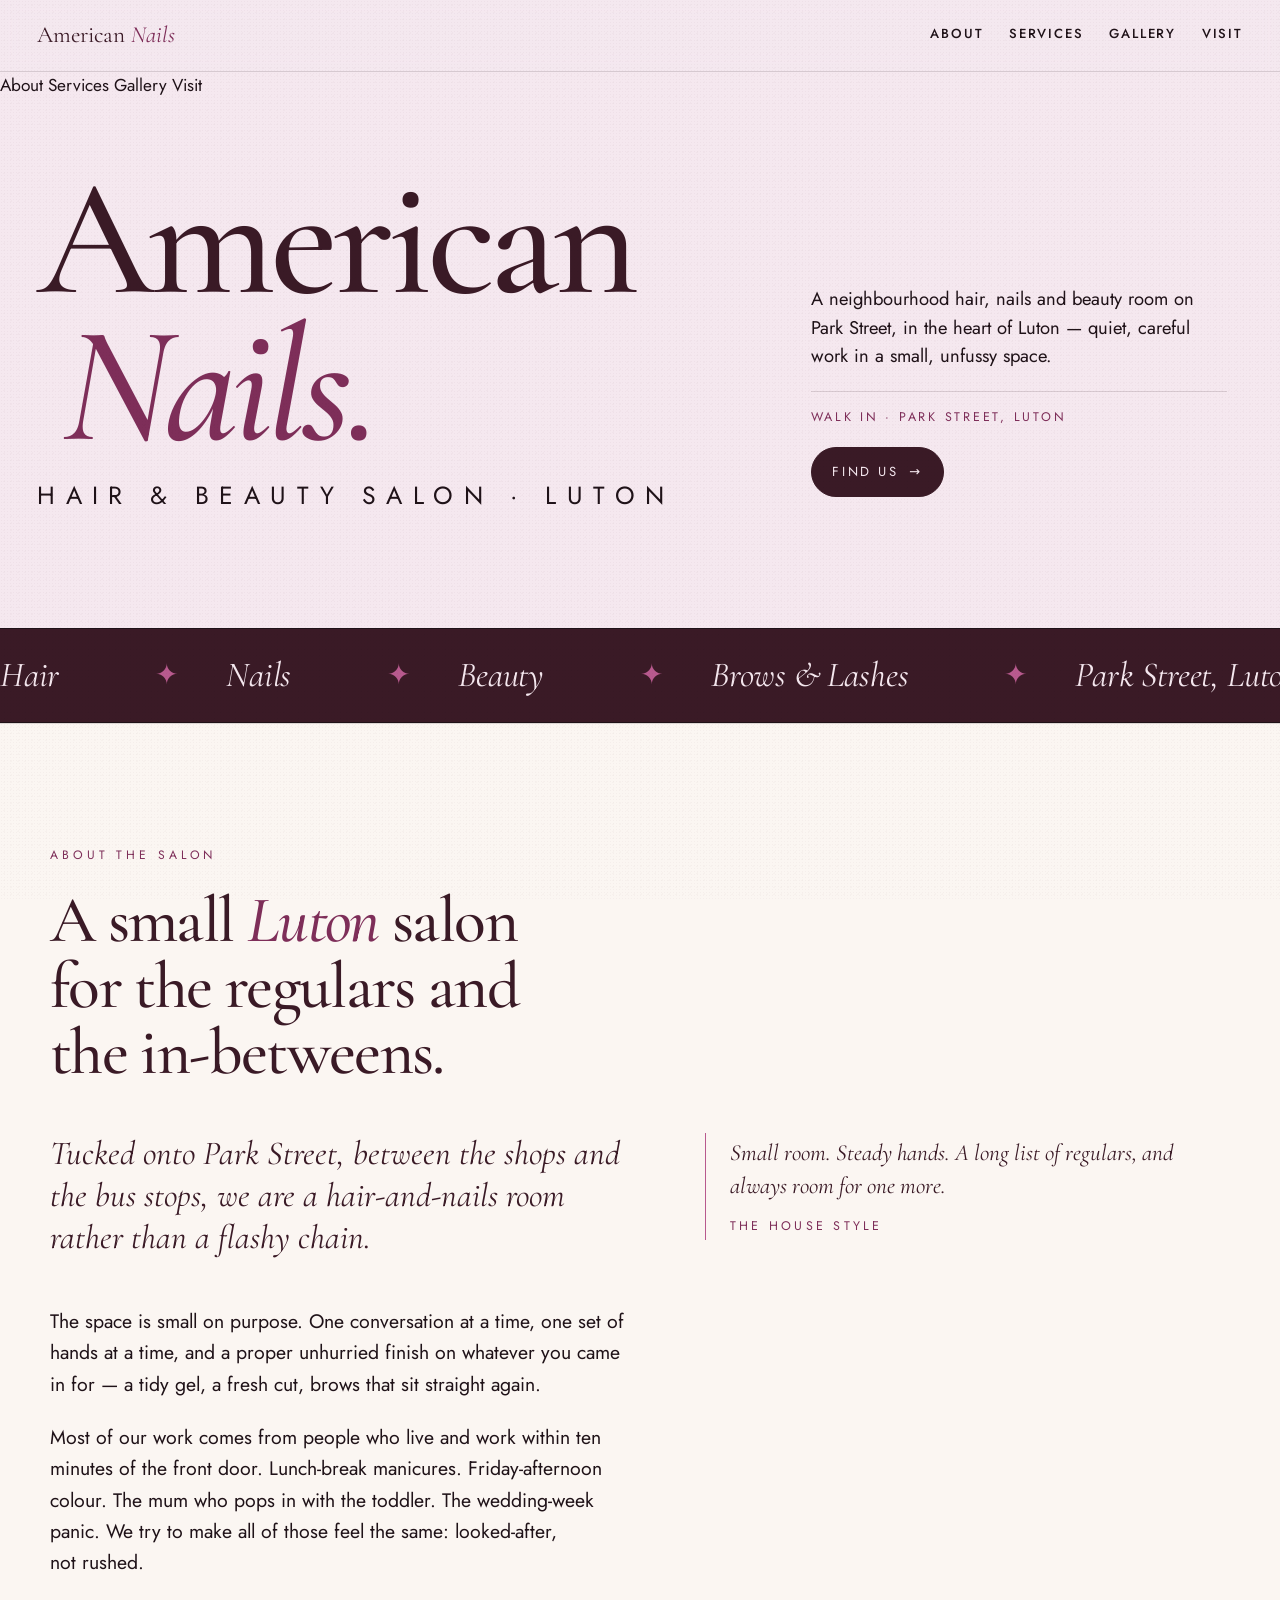
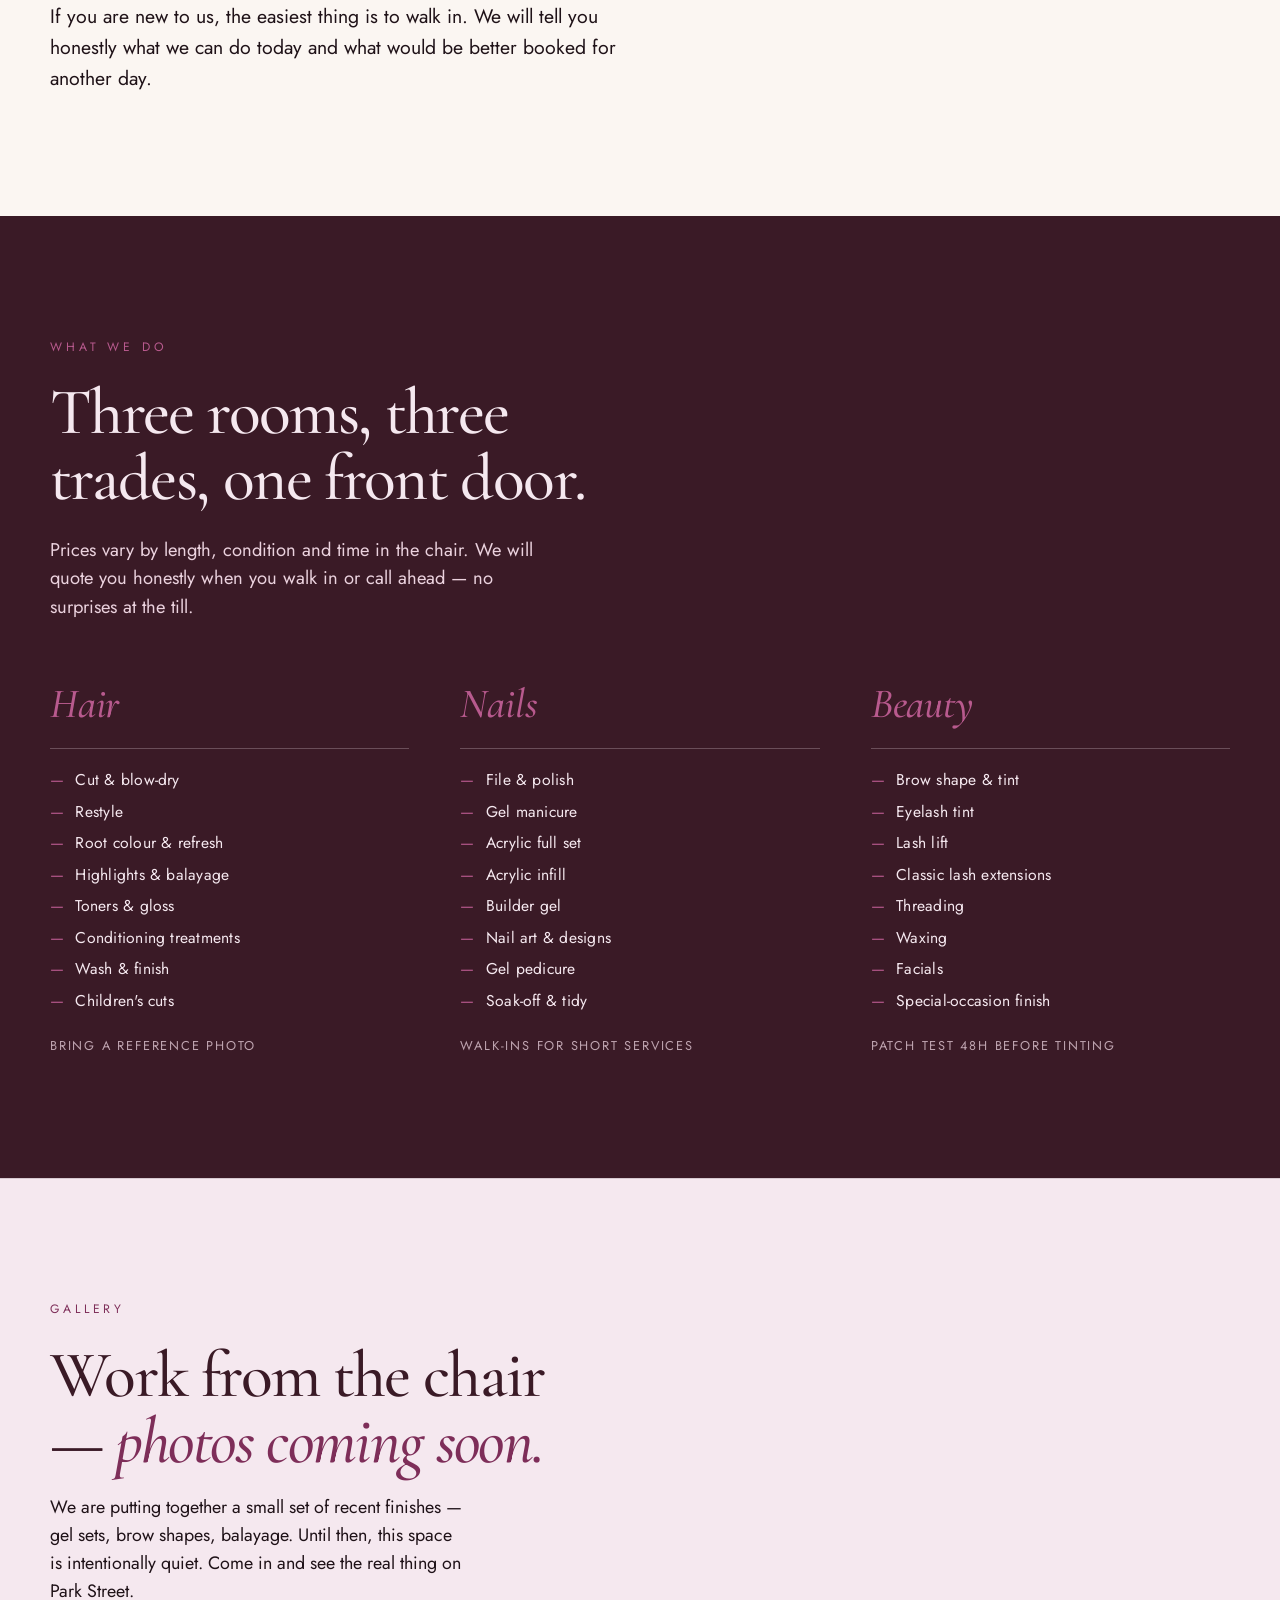
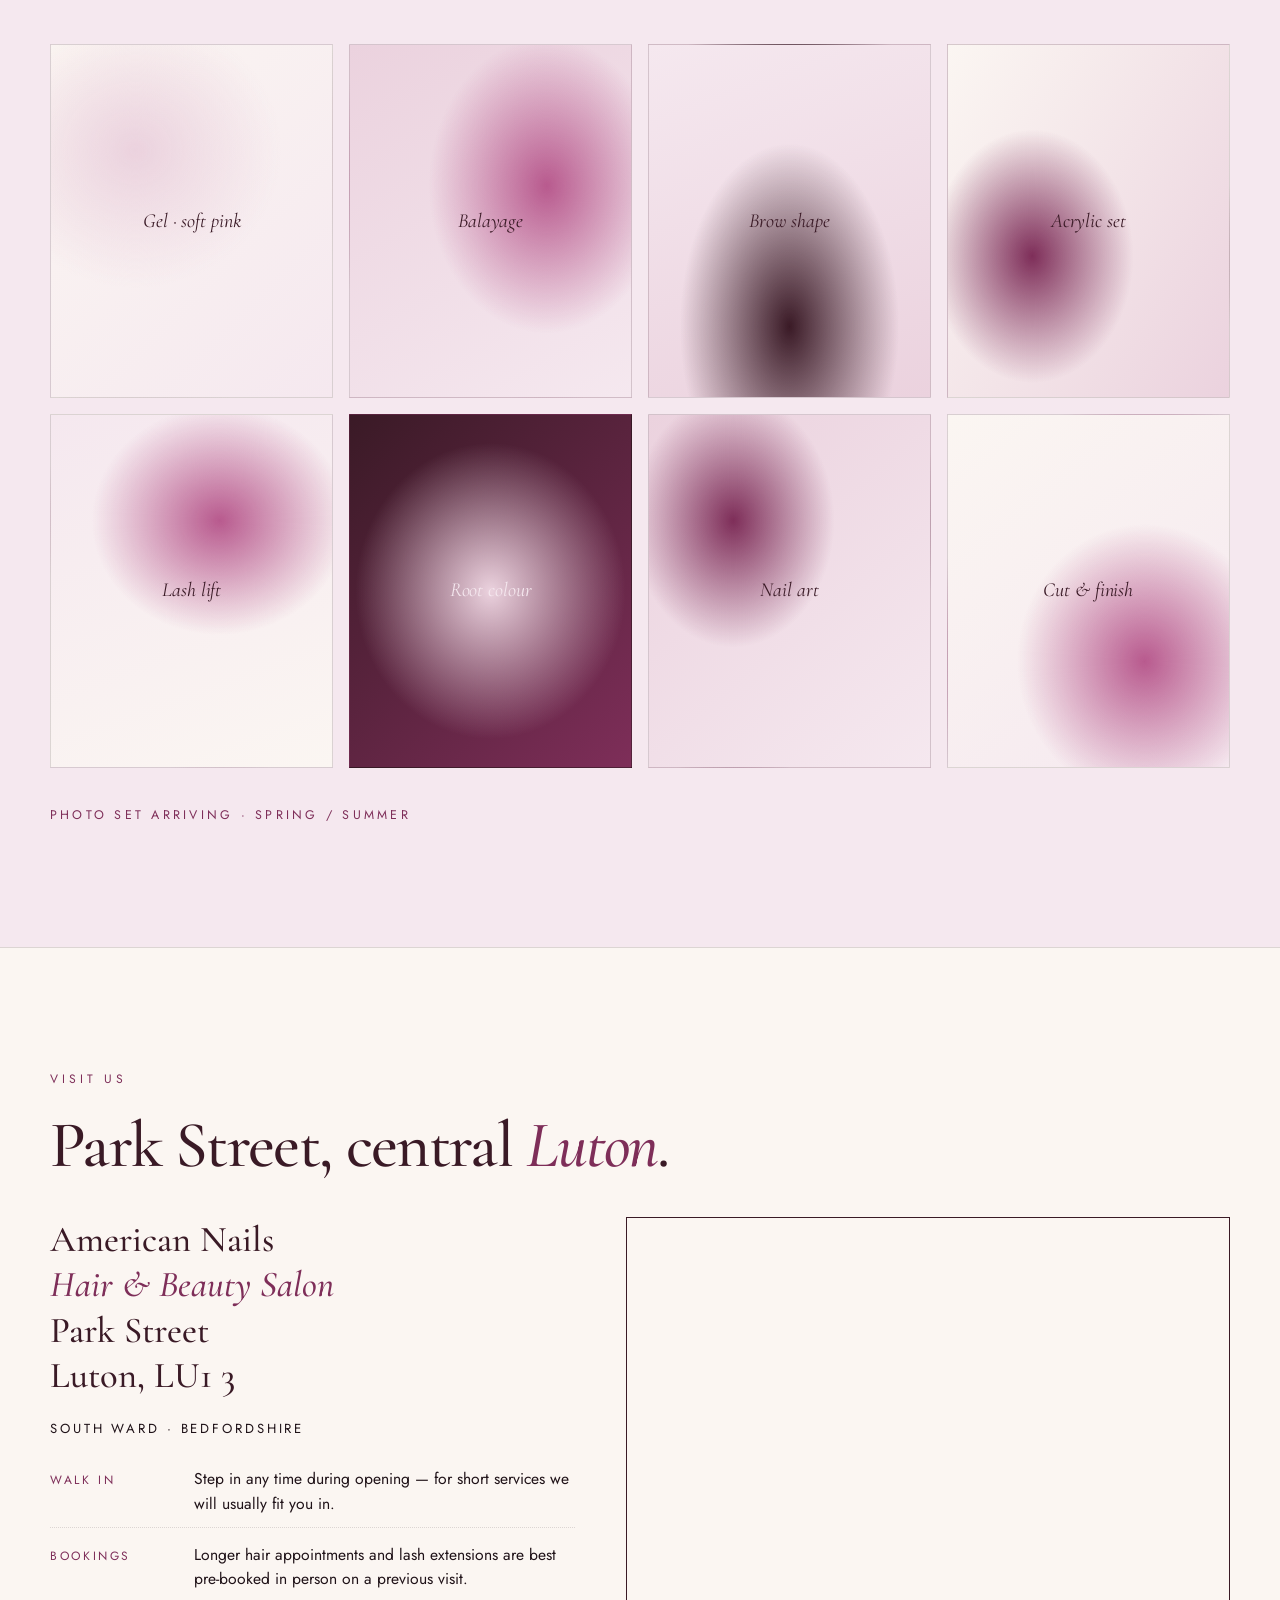
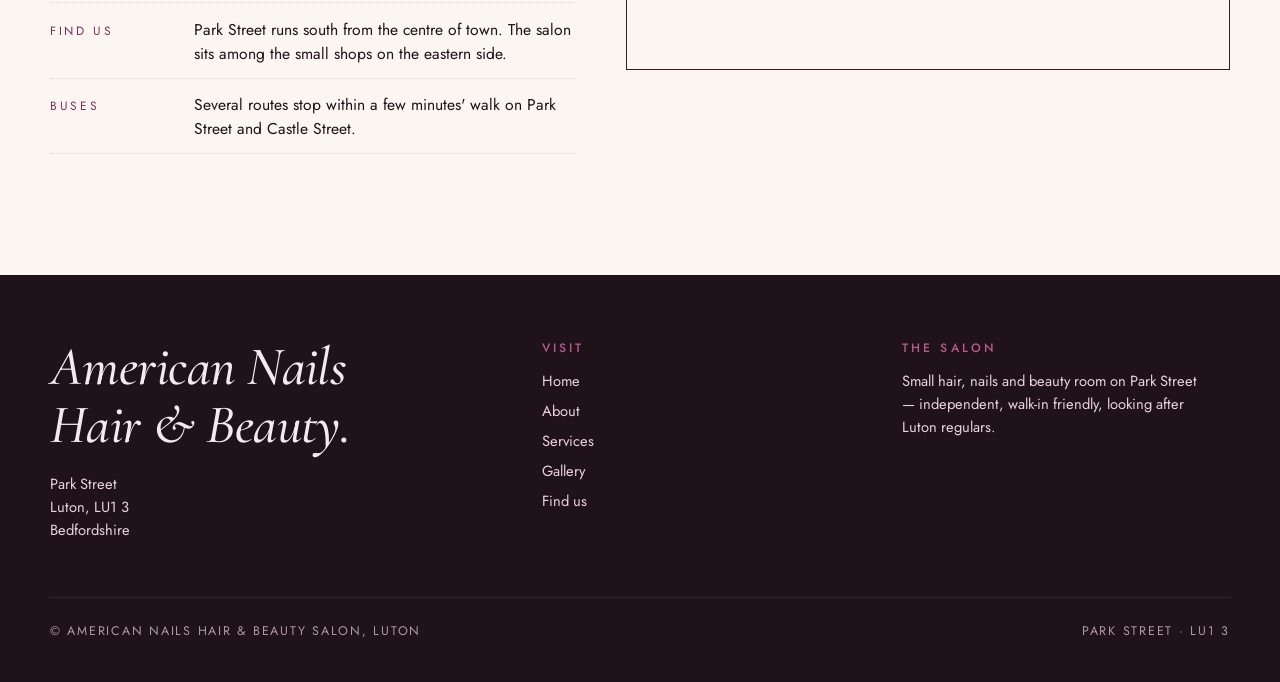
<file: index.html>
<!doctype html>
<html lang="en-GB">
<head>
<meta charset="utf-8">
<meta name="viewport" content="width=device-width, initial-scale=1">
<meta name="theme-color" content="#3A1A26">
<title>American Nails Hair &amp; Beauty Salon — Park Street, Luton</title>
<meta name="description" content="A neighbourhood hair, nails and beauty salon on Park Street in central Luton. Walk in or visit us.">

<link rel="preconnect" href="https://fonts.googleapis.com">
<link rel="preconnect" href="https://fonts.gstatic.com" crossorigin>
<link rel="stylesheet" href="https://fonts.googleapis.com/css2?family=Cormorant+Garamond:ital,wght@0,300;0,500;0,700;1,400;1,500;1,700&family=Jost:wght@300;400;500;600&display=swap">

<style>
/* ────────────────────────────────────────────────────────────────
   American Nails Hair & Beauty Salon · Park Street, Luton
   Type:  Cormorant Garamond (italic display) + Jost (geometric body)
   Mood:  refined-feminine, oxblood-grounded, no glitz
   ──────────────────────────────────────────────────────────────── */

:root {
  --rose:        #B85A8E;
  --rose-deep:   #7E2E59;
  --blush:       #F5E8EF;
  --blush-warm:  #EBD2DE;
  --paper:       #FBF6F2;
  --plum:        #3A1A26;
  --ink:         #1F1218;
  --rule:        rgba(31, 18, 24, .14);

  --display: "Cormorant Garamond", "Times New Roman", serif;
  --body:    "Jost", system-ui, sans-serif;

  --gutter:  clamp(1.25rem, 2.4vw + .4rem, 2.75rem);
  --section: clamp(4.5rem, 7vw + 2rem, 9rem);
  --measure: 38rem;
}

*, *::before, *::after { box-sizing: border-box; }

html {
  -webkit-text-size-adjust: 100%;
  scroll-behavior: smooth;
}

body {
  margin: 0;
  background: var(--blush);
  color: var(--ink);
  font-family: var(--body);
  font-weight: 400;
  font-size: clamp(0.98rem, 0.78rem + 0.45vw, 1.08rem);
  line-height: 1.55;
  text-rendering: optimizeLegibility;
  -webkit-font-smoothing: antialiased;
  overflow-x: hidden;
}

/* Faint paper grain — kills the digital flatness */
body::before {
  content: "";
  position: fixed;
  inset: 0;
  pointer-events: none;
  z-index: 999;
  opacity: .06;
  mix-blend-mode: multiply;
  background-image:
    radial-gradient(rgba(58,26,38,.6) 1px, transparent 1px),
    radial-gradient(rgba(58,26,38,.4) 1px, transparent 1px);
  background-size: 3px 3px, 7px 7px;
  background-position: 0 0, 1px 2px;
}

h1, h2, h3, h4 {
  font-family: var(--display);
  font-weight: 500;
  margin: 0;
  text-wrap: balance;
  letter-spacing: -0.01em;
  color: var(--plum);
}

p { margin: 0; text-wrap: pretty; hyphens: auto; }

a { color: inherit; text-decoration: none; }

::selection { background: var(--plum); color: var(--blush); }

.italic { font-style: italic; font-weight: 500; }

/* ────── header ────── */
.topbar {
  position: sticky;
  top: 0;
  z-index: 50;
  display: grid;
  grid-template-columns: 1fr auto;
  align-items: center;
  gap: 1rem;
  padding: 1.1rem var(--gutter);
  background: rgba(245, 232, 239, .82);
  -webkit-backdrop-filter: blur(8px);
  backdrop-filter: blur(8px);
  border-bottom: 1px solid var(--rule);
}

.mark {
  font-family: var(--display);
  font-size: clamp(1.15rem, .9vw + .9rem, 1.45rem);
  letter-spacing: -.005em;
  color: var(--plum);
  display: inline-flex;
  align-items: baseline;
  gap: .25em;
}
.mark em { font-style: italic; color: var(--rose-deep); }

nav.primary {
  display: flex;
  gap: clamp(1rem, 2vw, 2.2rem);
  align-items: baseline;
  font-size: .82rem;
  letter-spacing: .14em;
  text-transform: uppercase;
  font-weight: 500;
}
nav.primary a {
  position: relative;
  color: var(--ink);
  padding-bottom: .2rem;
}
nav.primary a::after {
  content: "";
  position: absolute; left: 0; right: 100%;
  bottom: 0; height: 1px;
  background: var(--rose-deep);
  transition: right .35s cubic-bezier(.2,.7,.2,1);
}
nav.primary a:hover::after,
nav.primary a:focus-visible::after { right: 0; }

.nav-toggle, .nav-burger { display: none; }

/* ────── hero ────── */
.hero {
  padding: clamp(2.5rem, 4vw + 1rem, 5rem) var(--gutter) var(--section);
  position: relative;
}

.hero__grid {
  display: grid;
  grid-template-columns: minmax(0, 1.7fr) minmax(0, 1fr);
  gap: clamp(1.5rem, 3vw, 4rem);
  align-items: end;
  max-width: 1320px;
  margin: 0 auto;
}

.hero h1 {
  font-size: clamp(3.4rem, 13vw, 11.5rem);
  line-height: .88;
  letter-spacing: -.035em;
  font-weight: 500;
  color: var(--plum);
}
.hero h1 .row-1 { display: block; }
.hero h1 .row-2 {
  display: block;
  font-style: italic;
  font-weight: 500;
  color: var(--rose-deep);
  margin-left: clamp(.5rem, 2vw, 2.5rem);
}
.hero h1 .row-3 {
  display: block;
  font-size: clamp(1rem, 1.4vw + .6rem, 1.55rem);
  font-family: var(--body);
  font-weight: 400;
  letter-spacing: .42em;
  text-transform: uppercase;
  color: var(--ink);
  margin-top: clamp(1rem, 2vw, 1.75rem);
}

.hero__aside {
  display: flex;
  flex-direction: column;
  gap: 1.25rem;
  max-width: 26rem;
  padding-bottom: .6rem;
}
.hero__aside p {
  font-size: clamp(1rem, .9vw + .7rem, 1.15rem);
  line-height: 1.55;
  color: var(--ink);
}
.hero__aside .meta {
  font-size: .78rem;
  letter-spacing: .22em;
  text-transform: uppercase;
  color: var(--rose-deep);
  border-top: 1px solid var(--rule);
  padding-top: 1rem;
}
.hero__cta {
  align-self: flex-start;
  display: inline-flex;
  align-items: center;
  gap: .65rem;
  padding: .85rem 1.3rem;
  background: var(--plum);
  color: var(--blush);
  font-family: var(--body);
  font-size: .82rem;
  letter-spacing: .2em;
  text-transform: uppercase;
  border: 1px solid var(--plum);
  border-radius: 999px;
  transition: background .25s, color .25s, transform .25s;
}
.hero__cta:hover, .hero__cta:focus-visible {
  background: var(--rose-deep);
  border-color: var(--rose-deep);
  transform: translateY(-1px);
}
.hero__cta::after { content: "→"; transition: transform .25s; }
.hero__cta:hover::after { transform: translateX(3px); }

/* ────── marquee strip ────── */
.marquee {
  background: var(--plum);
  color: var(--blush);
  border-top: 1px solid var(--ink);
  border-bottom: 1px solid var(--ink);
  overflow: hidden;
  padding: 1.2rem 0;
}
.marquee__track {
  display: flex;
  gap: 3rem;
  white-space: nowrap;
  animation: scroll 38s linear infinite;
  width: max-content;
  font-family: var(--display);
  font-style: italic;
  font-size: clamp(1.4rem, 2.4vw + .5rem, 2.2rem);
  letter-spacing: -.005em;
}
.marquee__track span {
  display: inline-flex;
  align-items: center;
  gap: 3rem;
}
.marquee__track span::after {
  content: "✦";
  font-style: normal;
  font-size: .8em;
  color: var(--rose);
  margin-left: 3rem;
}
@keyframes scroll {
  to { transform: translateX(-50%); }
}
@media (prefers-reduced-motion: reduce) {
  .marquee__track { animation: none; }
}

/* ────── section shell ────── */
section.slab {
  padding: var(--section) var(--gutter);
  border-top: 1px solid var(--rule);
}
section.slab.paper { background: var(--paper); }
section.slab.deep {
  background: var(--plum);
  color: var(--blush);
  border-top: none;
}
section.slab.deep h2 { color: var(--blush); }
section.slab.deep .eyebrow { color: var(--rose); }

.slab__inner {
  max-width: 1180px;
  margin: 0 auto;
}

.eyebrow {
  font-family: var(--body);
  font-size: .76rem;
  letter-spacing: .32em;
  text-transform: uppercase;
  color: var(--rose-deep);
  margin-bottom: 1.5rem;
}

h2.section-title {
  font-size: clamp(2.2rem, 4.5vw + .5rem, 4.4rem);
  line-height: 1;
  letter-spacing: -.025em;
  font-weight: 500;
  max-width: 22ch;
}
h2.section-title em { color: var(--rose-deep); }

/* ────── about ────── */
.about__grid {
  display: grid;
  grid-template-columns: 1fr;
  gap: clamp(2rem, 4vw, 4.5rem);
  margin-top: clamp(2rem, 4vw, 3rem);
}
@media (min-width: 800px) {
  .about__grid {
    grid-template-columns: minmax(0, 1.15fr) minmax(0, 1fr);
    align-items: start;
  }
}
.about__copy p + p { margin-top: 1.15em; }
.about__copy p {
  font-size: clamp(1.05rem, .8vw + .75rem, 1.22rem);
  line-height: 1.6;
  max-width: 36rem;
}
.about__copy .lede {
  font-family: var(--display);
  font-style: italic;
  font-size: clamp(1.5rem, 1.5vw + 1rem, 2.1rem);
  line-height: 1.25;
  color: var(--plum);
  margin-bottom: 1.4em;
}

.about__pull {
  align-self: start;
  border-left: 1px solid var(--rose);
  padding: .25rem 0 .25rem 1.5rem;
  font-family: var(--display);
  font-style: italic;
  font-size: clamp(1.15rem, 1vw + .8rem, 1.45rem);
  line-height: 1.4;
  color: var(--plum);
}
.about__pull cite {
  display: block;
  margin-top: 1rem;
  font-family: var(--body);
  font-style: normal;
  font-size: .78rem;
  letter-spacing: .26em;
  text-transform: uppercase;
  color: var(--rose-deep);
}

/* ────── services ────── */
.services__intro {
  max-width: 32rem;
  margin: 1.5rem 0 clamp(2.5rem, 4vw, 4rem);
  font-size: clamp(1rem, .7vw + .8rem, 1.15rem);
  color: var(--blush-warm);
}
section.slab.deep .services__intro { color: var(--blush-warm); }

.services {
  display: grid;
  grid-template-columns: 1fr;
  gap: clamp(2.5rem, 4vw, 4.5rem);
}
@media (min-width: 750px) {
  .services { grid-template-columns: repeat(3, 1fr); }
}

.service h3 {
  font-family: var(--display);
  font-style: italic;
  font-size: clamp(1.85rem, 2vw + 1rem, 2.6rem);
  font-weight: 500;
  color: var(--rose);
  letter-spacing: -.005em;
  border-bottom: 1px solid rgba(245, 232, 239, .25);
  padding-bottom: .7rem;
  margin-bottom: 1.25rem;
}
.service ul {
  list-style: none;
  padding: 0;
  margin: 0;
  display: flex;
  flex-direction: column;
  gap: .55rem;
}
.service li {
  font-family: var(--body);
  font-size: .98rem;
  letter-spacing: .015em;
  line-height: 1.45;
  color: var(--blush);
  display: flex;
  align-items: baseline;
  gap: .7rem;
}
.service li::before {
  content: "—";
  color: var(--rose);
  flex-shrink: 0;
}
.service__note {
  margin-top: 1.5rem;
  font-size: .8rem;
  letter-spacing: .14em;
  text-transform: uppercase;
  color: var(--blush-warm);
  opacity: .75;
}

/* ────── gallery ────── */
.gallery__intro {
  max-width: 28rem;
  margin: 1.25rem 0 clamp(2rem, 3vw, 3rem);
  font-size: clamp(1rem, .7vw + .8rem, 1.12rem);
}

.gallery__grid {
  display: grid;
  grid-template-columns: repeat(2, 1fr);
  gap: clamp(.6rem, 1.2vw, 1.2rem);
}
@media (min-width: 700px) {
  .gallery__grid { grid-template-columns: repeat(4, 1fr); }
}
.tile {
  aspect-ratio: 4 / 5;
  border: 1px solid var(--rule);
  position: relative;
  overflow: hidden;
  display: grid;
  place-items: center;
  text-align: center;
  padding: 1rem;
}
.tile:nth-child(1) {
  background:
    radial-gradient(80% 60% at 30% 30%, var(--blush-warm), transparent 65%),
    linear-gradient(135deg, var(--paper), var(--blush));
}
.tile:nth-child(2) {
  background:
    radial-gradient(70% 70% at 70% 40%, var(--rose), transparent 60%),
    linear-gradient(150deg, var(--blush-warm), var(--blush));
}
.tile:nth-child(3) {
  background:
    radial-gradient(60% 80% at 50% 80%, var(--plum), transparent 65%),
    linear-gradient(160deg, var(--blush), var(--blush-warm));
}
.tile:nth-child(4) {
  background:
    radial-gradient(60% 60% at 30% 60%, var(--rose-deep), transparent 60%),
    linear-gradient(120deg, var(--paper), var(--blush-warm));
}
.tile:nth-child(5) {
  background:
    radial-gradient(70% 50% at 60% 30%, var(--rose), transparent 65%),
    linear-gradient(160deg, var(--blush), var(--paper));
}
.tile:nth-child(6) {
  background:
    radial-gradient(80% 70% at 50% 50%, var(--blush-warm), transparent 60%),
    linear-gradient(135deg, var(--plum), var(--rose-deep));
  color: var(--blush);
}
.tile:nth-child(7) {
  background:
    radial-gradient(60% 60% at 30% 30%, var(--rose-deep), transparent 60%),
    linear-gradient(140deg, var(--blush-warm), var(--blush));
}
.tile:nth-child(8) {
  background:
    radial-gradient(70% 60% at 70% 70%, var(--rose), transparent 65%),
    linear-gradient(140deg, var(--paper), var(--blush));
}

.tile__label {
  position: relative;
  font-family: var(--display);
  font-style: italic;
  font-size: clamp(1rem, .7vw + .7rem, 1.25rem);
  color: var(--plum);
  letter-spacing: -.005em;
  z-index: 1;
}
.tile:nth-child(6) .tile__label { color: var(--blush); }

.gallery__caption {
  margin-top: clamp(2rem, 3vw, 3rem);
  font-size: .78rem;
  letter-spacing: .26em;
  text-transform: uppercase;
  color: var(--rose-deep);
}

/* ────── contact ────── */
.contact__grid {
  display: grid;
  grid-template-columns: 1fr;
  gap: clamp(2rem, 4vw, 4rem);
  margin-top: clamp(2rem, 3vw, 3rem);
}
@media (min-width: 850px) {
  .contact__grid {
    grid-template-columns: minmax(0, 1fr) minmax(0, 1.15fr);
    align-items: start;
  }
}

.address {
  font-family: var(--display);
  font-size: clamp(1.5rem, 1.6vw + 1rem, 2.4rem);
  line-height: 1.25;
  font-weight: 500;
  color: var(--plum);
}
.address em { color: var(--rose-deep); font-weight: 500; }
.address__small {
  margin-top: 1.25rem;
  font-family: var(--body);
  font-size: .82rem;
  letter-spacing: .22em;
  text-transform: uppercase;
  color: var(--ink);
}

.contact__list {
  list-style: none;
  padding: 0;
  margin: 1.75rem 0 0;
  display: flex;
  flex-direction: column;
  gap: .9rem;
  font-size: .98rem;
}
.contact__list li {
  display: grid;
  grid-template-columns: 8rem 1fr;
  gap: 1rem;
  align-items: baseline;
  border-bottom: 1px dotted var(--rule);
  padding-bottom: .7rem;
}
.contact__list dt {
  font-size: .75rem;
  letter-spacing: .22em;
  text-transform: uppercase;
  color: var(--rose-deep);
}
.contact__list dd { margin: 0; }

.map {
  aspect-ratio: 4 / 3;
  border: 1px solid var(--plum);
  background: var(--paper);
  position: relative;
  overflow: hidden;
}
.map iframe {
  display: block;
  width: 100%;
  height: 100%;
  border: 0;
  filter: saturate(.85) contrast(1.02);
}

/* ────── footer ────── */
footer.letterhead {
  background: var(--ink);
  color: var(--blush-warm);
  padding: clamp(3rem, 5vw, 5rem) var(--gutter) 2.5rem;
}
.letterhead__inner {
  max-width: 1180px;
  margin: 0 auto;
  display: grid;
  grid-template-columns: 1fr;
  gap: 2rem;
}
@media (min-width: 700px) {
  .letterhead__inner {
    grid-template-columns: minmax(0, 1.4fr) minmax(0, 1fr) minmax(0, 1fr);
  }
}
.letterhead h3 {
  font-family: var(--display);
  font-style: italic;
  font-size: clamp(2rem, 3vw + 1rem, 3.4rem);
  font-weight: 500;
  color: var(--blush);
  line-height: 1.05;
  letter-spacing: -.01em;
  margin-bottom: 1.2rem;
}
.letterhead p, .letterhead a {
  font-size: .92rem;
  line-height: 1.55;
  color: var(--blush-warm);
}
.letterhead h4 {
  font-family: var(--body);
  font-size: .76rem;
  letter-spacing: .26em;
  text-transform: uppercase;
  color: var(--rose);
  margin-bottom: .75rem;
  font-weight: 500;
}
.letterhead nav { display: flex; flex-direction: column; gap: .45rem; }
.letterhead nav a:hover { color: var(--rose); }
.letterhead .colophon {
  grid-column: 1 / -1;
  border-top: 1px solid rgba(245, 232, 239, .12);
  margin-top: 1.5rem;
  padding-top: 1.5rem;
  display: flex;
  flex-wrap: wrap;
  gap: 1rem 2rem;
  justify-content: space-between;
  font-size: .78rem;
  letter-spacing: .14em;
  text-transform: uppercase;
  color: var(--blush-warm);
  opacity: .7;
}

/* ────── scroll-driven reveals ────── */
@supports (animation-timeline: view()) {
  .reveal {
    animation: rise both;
    animation-timeline: view();
    animation-range: entry 0% cover 25%;
  }
  @keyframes rise {
    from { opacity: 0; transform: translateY(2.2rem); }
    to   { opacity: 1; transform: translateY(0); }
  }
}

/* ────── mobile nav ────── */
@media (max-width: 720px) {
  nav.primary { display: none; }
  .nav-burger {
    display: inline-flex;
    align-items: center;
    gap: .5rem;
    font-family: var(--body);
    font-size: .8rem;
    letter-spacing: .22em;
    text-transform: uppercase;
    color: var(--plum);
    cursor: pointer;
    padding: .35rem .8rem;
    border: 1px solid var(--plum);
    border-radius: 999px;
  }
  .nav-toggle:checked ~ .mobile-nav { display: flex; }
  .mobile-nav {
    display: none;
    flex-direction: column;
    gap: .35rem;
    padding: .6rem var(--gutter) 1.5rem;
    background: var(--blush);
    border-bottom: 1px solid var(--rule);
    font-family: var(--body);
    font-size: .98rem;
    letter-spacing: .14em;
    text-transform: uppercase;
  }
  .mobile-nav a {
    padding: .85rem 0;
    border-bottom: 1px solid var(--rule);
    color: var(--plum);
  }
  .mobile-nav a:last-child { border-bottom: 0; }

  .hero__grid {
    grid-template-columns: 1fr;
    align-items: start;
  }
  .hero__aside { padding-top: 1.5rem; border-top: 1px solid var(--rule); }
  .contact__list li { grid-template-columns: 7rem 1fr; }
}

@media (max-width: 480px) {
  .gallery__grid { grid-template-columns: 1fr 1fr; }
  .contact__list li {
    grid-template-columns: 1fr;
    gap: .2rem;
  }
}

/* mobile nav is checkbox-driven; hide checkbox visually */
.nav-toggle { position: absolute; opacity: 0; pointer-events: none; }
</style>
</head>

<body>

<header class="topbar">
  <a href="#home" class="mark">American <em>Nails</em></a>
  <nav class="primary" aria-label="Primary">
    <a href="#about">About</a>
    <a href="#services">Services</a>
    <a href="#gallery">Gallery</a>
    <a href="#contact">Visit</a>
  </nav>
  <label for="nav-toggle" class="nav-burger" aria-label="Open menu">Menu</label>
</header>
<input id="nav-toggle" class="nav-toggle" type="checkbox" aria-hidden="true">
<div class="mobile-nav" aria-label="Mobile">
  <a href="#about">About</a>
  <a href="#services">Services</a>
  <a href="#gallery">Gallery</a>
  <a href="#contact">Visit</a>
</div>

<!-- ───────────── HOME ───────────── -->
<section id="home" class="hero">
  <div class="hero__grid">
    <h1>
      <span class="row-1">American</span>
      <span class="row-2">Nails.</span>
      <span class="row-3">Hair &amp; Beauty Salon · Luton</span>
    </h1>
    <aside class="hero__aside">
      <p>A neighbourhood hair, nails and beauty room on Park Street, in the heart of Luton — quiet, careful work in a small, unfussy space.</p>
      <div class="meta">Walk in · Park Street, Luton</div>
      <a href="#contact" class="hero__cta">Find Us</a>
    </aside>
  </div>
</section>

<!-- marquee strip -->
<div class="marquee" aria-hidden="true">
  <div class="marquee__track">
    <span>Hair</span><span>Nails</span><span>Beauty</span><span>Brows &amp; Lashes</span><span>Park Street, Luton</span><span>Walk-ins welcome</span>
    <span>Hair</span><span>Nails</span><span>Beauty</span><span>Brows &amp; Lashes</span><span>Park Street, Luton</span><span>Walk-ins welcome</span>
  </div>
</div>

<!-- ───────────── ABOUT ───────────── -->
<section id="about" class="slab paper">
  <div class="slab__inner">
    <p class="eyebrow reveal">About the salon</p>
    <h2 class="section-title reveal">A small <em>Luton</em> salon for the regulars and the in-betweens.</h2>
    <div class="about__grid">
      <div class="about__copy">
        <p class="lede reveal">Tucked onto Park Street, between the shops and the bus stops, we are a hair-and-nails room rather than a flashy chain.</p>
        <p class="reveal">The space is small on purpose. One conversation at a time, one set of hands at a time, and a proper unhurried finish on whatever you came in for — a tidy gel, a fresh cut, brows that sit straight again.</p>
        <p class="reveal">Most of our work comes from people who live and work within ten minutes of the front door. Lunch-break manicures. Friday-afternoon colour. The mum who pops in with the toddler. The wedding-week panic. We try to make all of those feel the same: looked-after, not rushed.</p>
        <p class="reveal">If you are new to us, the easiest thing is to walk in. We will tell you honestly what we can do today and what would be better booked for another day.</p>
      </div>
      <aside class="about__pull reveal">
        Small room. Steady hands. A long list of regulars, and always room for one more.
        <cite>The house style</cite>
      </aside>
    </div>
  </div>
</section>

<!-- ───────────── SERVICES ───────────── -->
<section id="services" class="slab deep">
  <div class="slab__inner">
    <p class="eyebrow reveal">What we do</p>
    <h2 class="section-title reveal">Three rooms, three trades, one front door.</h2>
    <p class="services__intro reveal">Prices vary by length, condition and time in the chair. We will quote you honestly when you walk in or call ahead — no surprises at the till.</p>

    <div class="services">
      <div class="service reveal">
        <h3>Hair</h3>
        <ul>
          <li>Cut &amp; blow-dry</li>
          <li>Restyle</li>
          <li>Root colour &amp; refresh</li>
          <li>Highlights &amp; balayage</li>
          <li>Toners &amp; gloss</li>
          <li>Conditioning treatments</li>
          <li>Wash &amp; finish</li>
          <li>Children's cuts</li>
        </ul>
        <div class="service__note">Bring a reference photo</div>
      </div>

      <div class="service reveal">
        <h3>Nails</h3>
        <ul>
          <li>File &amp; polish</li>
          <li>Gel manicure</li>
          <li>Acrylic full set</li>
          <li>Acrylic infill</li>
          <li>Builder gel</li>
          <li>Nail art &amp; designs</li>
          <li>Gel pedicure</li>
          <li>Soak-off &amp; tidy</li>
        </ul>
        <div class="service__note">Walk-ins for short services</div>
      </div>

      <div class="service reveal">
        <h3>Beauty</h3>
        <ul>
          <li>Brow shape &amp; tint</li>
          <li>Eyelash tint</li>
          <li>Lash lift</li>
          <li>Classic lash extensions</li>
          <li>Threading</li>
          <li>Waxing</li>
          <li>Facials</li>
          <li>Special-occasion finish</li>
        </ul>
        <div class="service__note">Patch test 48h before tinting</div>
      </div>
    </div>
  </div>
</section>

<!-- ───────────── GALLERY ───────────── -->
<section id="gallery" class="slab">
  <div class="slab__inner">
    <p class="eyebrow reveal">Gallery</p>
    <h2 class="section-title reveal">Work from the chair — <em>photos coming soon.</em></h2>
    <p class="gallery__intro reveal">We are putting together a small set of recent finishes — gel sets, brow shapes, balayage. Until then, this space is intentionally quiet. Come in and see the real thing on Park Street.</p>

    <div class="gallery__grid reveal">
      <div class="tile"><span class="tile__label">Gel · soft pink</span></div>
      <div class="tile"><span class="tile__label">Balayage</span></div>
      <div class="tile"><span class="tile__label">Brow shape</span></div>
      <div class="tile"><span class="tile__label">Acrylic set</span></div>
      <div class="tile"><span class="tile__label">Lash lift</span></div>
      <div class="tile"><span class="tile__label">Root colour</span></div>
      <div class="tile"><span class="tile__label">Nail art</span></div>
      <div class="tile"><span class="tile__label">Cut &amp; finish</span></div>
    </div>

    <p class="gallery__caption reveal">Photo set arriving · Spring / Summer</p>
  </div>
</section>

<!-- ───────────── CONTACT ───────────── -->
<section id="contact" class="slab paper">
  <div class="slab__inner">
    <p class="eyebrow reveal">Visit us</p>
    <h2 class="section-title reveal">Park Street, central <em>Luton</em>.</h2>

    <div class="contact__grid">
      <div class="reveal">
        <p class="address">
          American Nails<br>
          <em>Hair &amp; Beauty Salon</em><br>
          Park Street<br>
          Luton, LU1 3
        </p>
        <p class="address__small">South Ward · Bedfordshire</p>

        <dl class="contact__list">
          <li>
            <dt>Walk in</dt>
            <dd>Step in any time during opening — for short services we will usually fit you in.</dd>
          </li>
          <li>
            <dt>Bookings</dt>
            <dd>Longer hair appointments and lash extensions are best pre-booked in person on a previous visit.</dd>
          </li>
          <li>
            <dt>Find us</dt>
            <dd>Park Street runs south from the centre of town. The salon sits among the small shops on the eastern side.</dd>
          </li>
          <li>
            <dt>Buses</dt>
            <dd>Several routes stop within a few minutes' walk on Park Street and Castle Street.</dd>
          </li>
        </dl>
      </div>

      <div class="map reveal">
        <iframe
          title="Map showing American Nails Hair &amp; Beauty Salon on Park Street, Luton"
          loading="lazy"
          referrerpolicy="no-referrer-when-downgrade"
          src="https://www.openstreetmap.org/export/embed.html?bbox=-0.4176797,51.8748022,-0.4076797,51.8808022&amp;layer=mapnik&amp;marker=51.8778022,-0.4126797"
          allowfullscreen></iframe>
      </div>
    </div>
  </div>
</section>

<!-- ───────────── FOOTER ───────────── -->
<footer class="letterhead">
  <div class="letterhead__inner">
    <div>
      <h3>American <em class="italic">Nails</em><br>Hair &amp; Beauty.</h3>
      <p>Park Street<br>Luton, LU1 3<br>Bedfordshire</p>
    </div>
    <div>
      <h4>Visit</h4>
      <nav>
        <a href="#home">Home</a>
        <a href="#about">About</a>
        <a href="#services">Services</a>
        <a href="#gallery">Gallery</a>
        <a href="#contact">Find us</a>
      </nav>
    </div>
    <div>
      <h4>The salon</h4>
      <p>Small hair, nails and beauty room on Park Street — independent, walk-in friendly, looking after Luton regulars.</p>
    </div>
    <div class="colophon">
      <span>© American Nails Hair &amp; Beauty Salon, Luton</span>
      <span>Park Street · LU1 3</span>
    </div>
  </div>
</footer>

</body>
</html>
</file>
